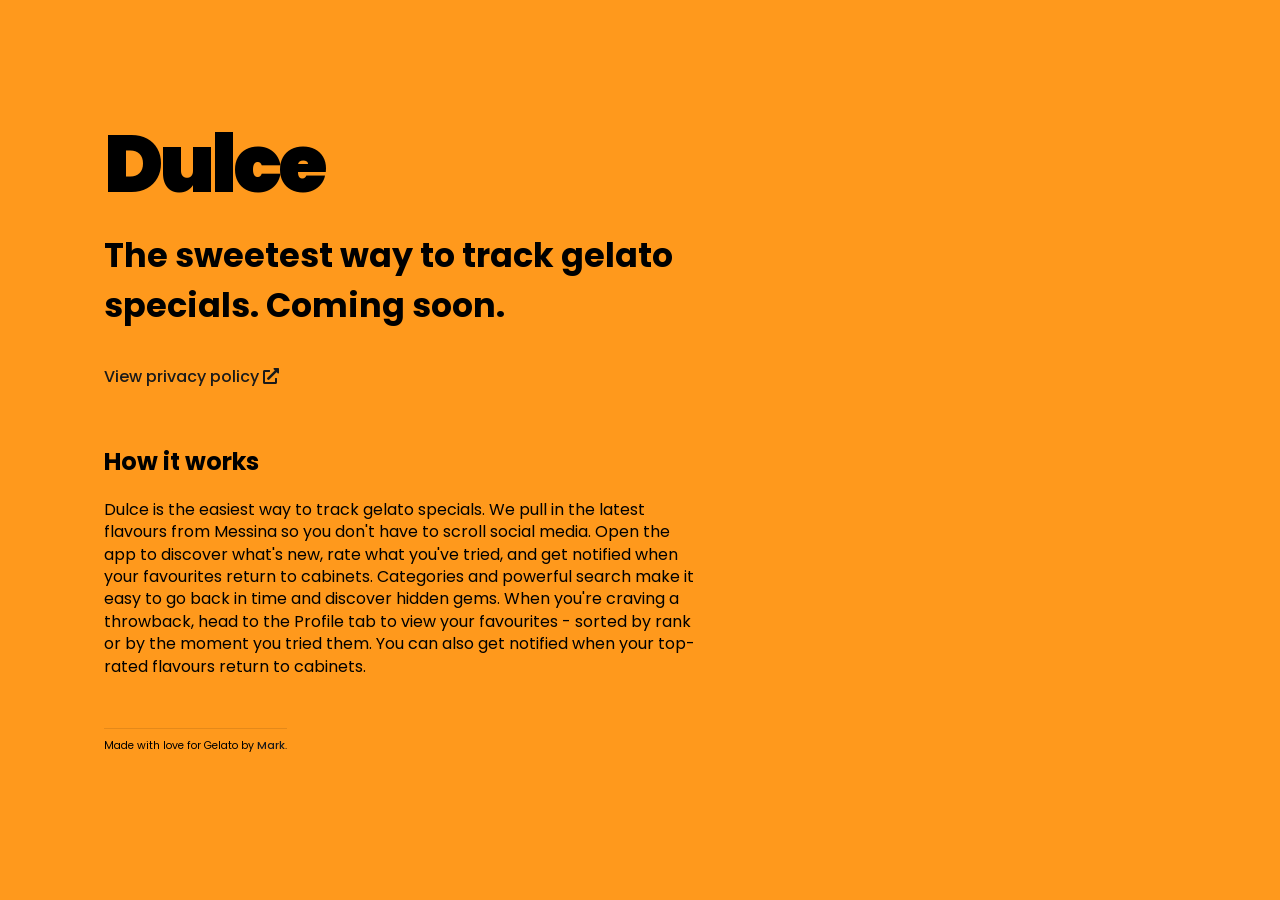
<file: index.html>
<!DOCTYPE html>
<head>
    <title>Dulce</title>
    <link rel="preconnect" href="https://fonts.googleapis.com">
    <link rel="preconnect" href="https://fonts.gstatic.com" crossorigin>
    <link href="styles.css" rel='stylesheet'>
    <link rel="preconnect" href="https://fonts.gstatic.com" crossorigin>
    <link href="https://fonts.googleapis.com/css2?family=Poppins:ital,wght@0,100;0,200;0,300;0,400;0,500;0,600;0,700;0,800;0,900;1,100;1,200;1,300;1,400;1,500;1,600;1,700;1,800;1,900&display=swap" rel="stylesheet">
    <link rel="stylesheet" href="https://use.fontawesome.com/releases/v5.14.0/css/all.css" integrity="sha384-HzLeBuhoNPvSl5KYnjx0BT+WB0QEEqLprO+NBkkk5gbc67FTaL7XIGa2w1L0Xbgc" crossorigin="anonymous">
    <meta name="viewport" content="width=device-width, initial-scale=1">
</head>
<body>
    <div class="container">
        <h1>Dulce</h1>
        <span class="subtitle">The sweetest way to track gelato specials. Coming soon.</span>
        <div class="link-bar">
            <a href="privacy.html">View privacy policy
                <i class="fas fa-external-link-alt" aria-hidden="true"></i>
            </a>
        </div>
        <h2>How it works</h2>
        <p>
            Dulce is the easiest way to track gelato specials. We pull in the latest
            flavours from Messina so you don't have to scroll social media.
            Open the app to discover what's new, rate what you've tried,
            and get notified when your favourites return to cabinets. Categories and 
            powerful search make it easy to go back in time and discover hidden gems.

            When you're craving a throwback, head to the Profile tab to view your favourites 
            - sorted by rank or by the moment you tried them. You can also get 
            notified when your top-rated flavours return to cabinets.
        </p>

        <!-- Footer -->
        <div class="footer">
            <p>Made with love for Gelato by <a href="https://polner.dev" target="_blank" rel="noopener noreferrer">Mark</a>.</p>
        </div>
    </div>
</body>
</file>
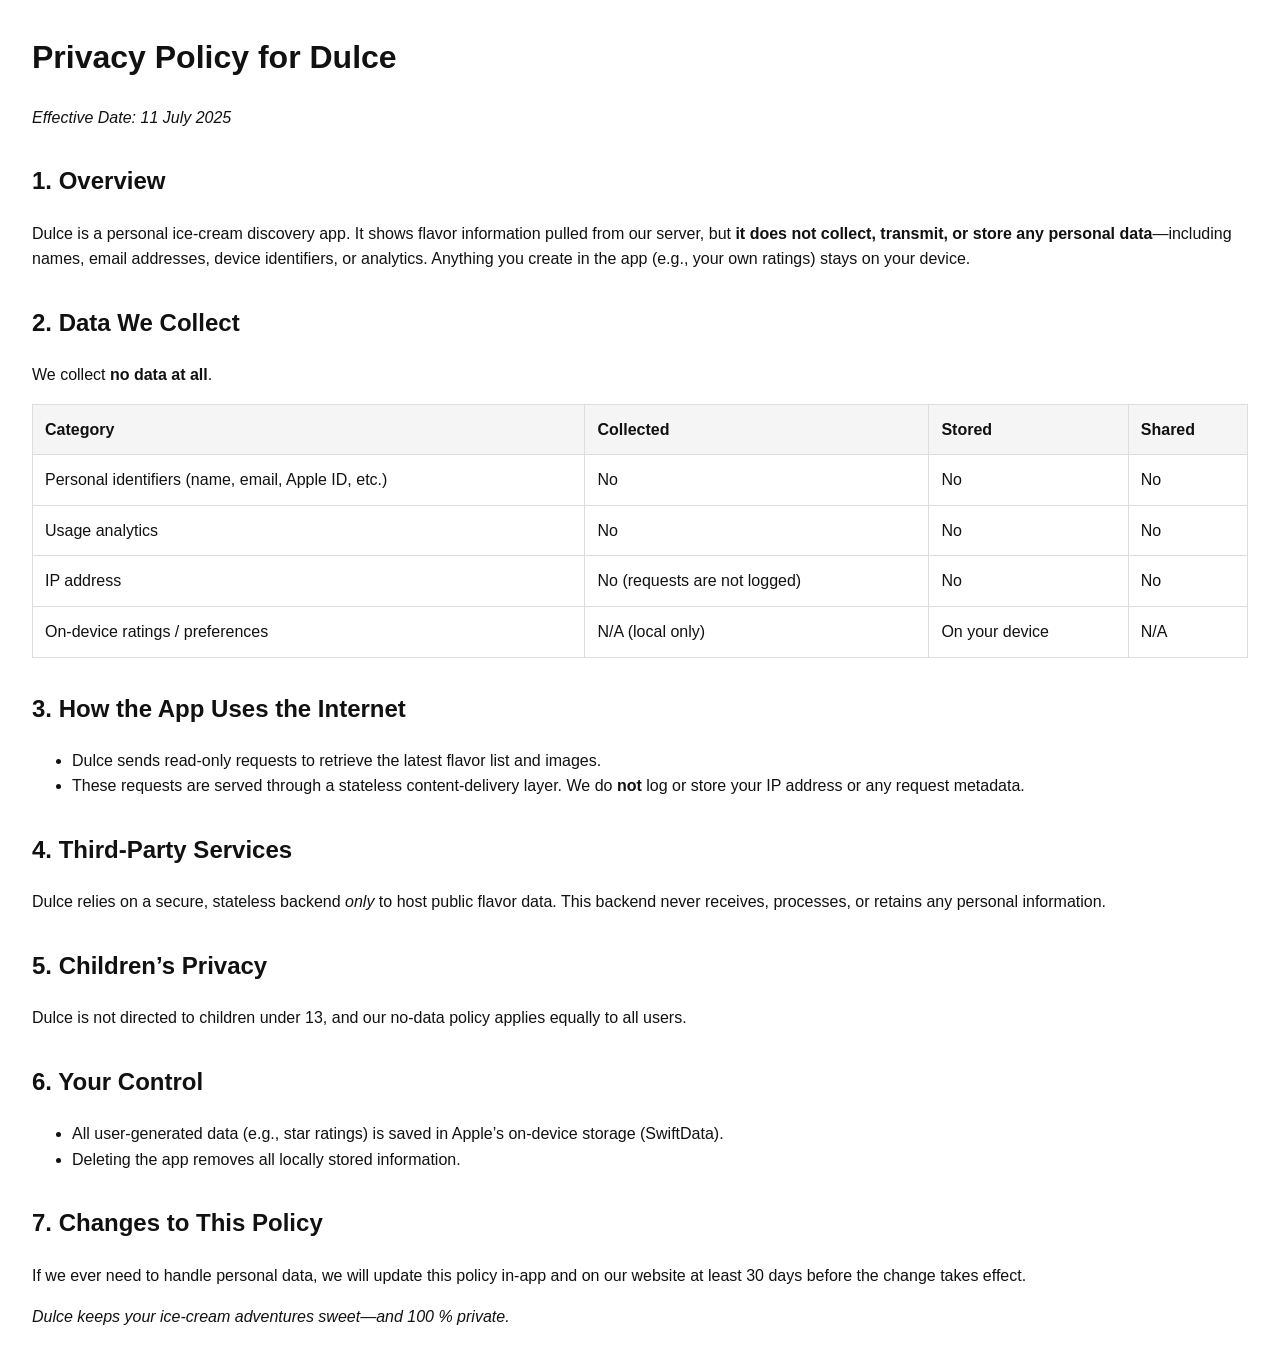
<file: privacy.html>
<!DOCTYPE html>
<html lang="en">
<head>
  <meta charset="UTF-8">
  <title>Dulce – Privacy Policy</title>
  <meta name="viewport" content="width=device-width, initial-scale=1">
  <style>
    body { font-family: -apple-system, BlinkMacSystemFont, "Segoe UI", Roboto, Helvetica, Arial, sans-serif; line-height: 1.6; margin: 2rem; color: #111; }
    h1, h2 { margin-top: 2rem; }
    table { width: 100%; border-collapse: collapse; margin-top: 1rem; }
    th, td { border: 1px solid #ddd; padding: 0.75rem; text-align: left; }
    th { background: #f5f5f5; }
    a { color: #0066cc; }
  </style>
</head>
<body>

<div id="content">
  <h1>Privacy Policy for Dulce</h1>
  <p><em>Effective Date: 11&nbsp;July&nbsp;2025</em></p>

  <h2>1. Overview</h2>
  <p>
    Dulce is a personal ice‑cream discovery app. It shows flavor information pulled from our server,
    but <strong>it does not collect, transmit, or store any personal data</strong>—including names,
    email addresses, device identifiers, or analytics. Anything you create in the app (e.g., your own ratings)
    stays on your device.
  </p>

  <h2>2. Data We Collect</h2>
  <p>We collect <strong>no data at all</strong>.</p>

  <table>
    <thead>
      <tr>
        <th>Category</th>
        <th>Collected</th>
        <th>Stored</th>
        <th>Shared</th>
      </tr>
    </thead>
    <tbody>
      <tr>
        <td>Personal identifiers (name, email, Apple&nbsp;ID, etc.)</td>
        <td>No</td>
        <td>No</td>
        <td>No</td>
      </tr>
      <tr>
        <td>Usage analytics</td>
        <td>No</td>
        <td>No</td>
        <td>No</td>
      </tr>
      <tr>
        <td>IP address</td>
        <td>No (requests are not logged)</td>
        <td>No</td>
        <td>No</td>
      </tr>
      <tr>
        <td>On-device ratings / preferences</td>
        <td>N/A (local only)</td>
        <td>On your device</td>
        <td>N/A</td>
      </tr>
    </tbody>
  </table>

  <h2>3. How the App Uses the Internet</h2>
  <ul>
    <li>Dulce sends read‑only requests to retrieve the latest flavor list and images.</li>
    <li>These requests are served through a stateless content‑delivery layer. We do <strong>not</strong> log or store your IP address or any request metadata.</li>
  </ul>

  <h2>4. Third‑Party Services</h2>
  <p>
    Dulce relies on a secure, stateless backend <em>only</em> to host public flavor data. This backend never receives, processes, or retains any personal information.
  </p>

  <h2>5. Children’s Privacy</h2>
  <p>
    Dulce is not directed to children under 13, and our no‑data policy applies equally to all users.
  </p>

  <h2>6. Your Control</h2>
  <ul>
    <li>All user‑generated data (e.g., star ratings) is saved in Apple’s on‑device storage (SwiftData).</li>
    <li>Deleting the app removes all locally stored information.</li>
  </ul>

  <h2>7. Changes to This Policy</h2>
  <p>
    If we ever need to handle personal data, we will update this policy in‑app and on our website at least 30&nbsp;days before the change takes effect.
  </p>

  <p><em>Dulce keeps your ice‑cream adventures sweet—and <a href="#" onclick="flipToAussie(event)" style="text-decoration: none; color: inherit;">100&nbsp;% private</a>.</em></p>
</div>

<script>
  function flipToAussie(e) {
    e.preventDefault();
    const content = document.getElementById("content");
    content.innerHTML = `
      <h1>Dulce's Fair Dinkum Privacy Yarn</h1>
      <p><em>Kicked off on the 11th of July, 2025</em></p>

      <h2>1. The Gist</h2>
      <p>
        Dulce’s your go-to for tracking ripper ice‑cream flavours. It grabs the latest scoop list from our end, 
        but <strong>we don’t nab a single bit of your personal info</strong>. No names, no emails, no tracking junk—
        and any ratings or faves you mark stay right on your own device, no worries.
      </p>

      <h2>2. What We Collect</h2>
      <p>Not a bloody thing.</p>

      <table>
        <thead>
          <tr>
            <th>Type of Info</th>
            <th>Do We Collect It?</th>
            <th>Do We Store It?</th>
            <th>Do We Share It?</th>
          </tr>
        </thead>
        <tbody>
          <tr>
            <td>Stuff that IDs ya (name, email, Apple&nbsp;ID, etc.)</td>
            <td>Nope</td>
            <td>Nope</td>
            <td>Nope</td>
          </tr>
          <tr>
            <td>App usage or analytics</td>
            <td>Nah</td>
            <td>Nah</td>
            <td>Nah</td>
          </tr>
          <tr>
            <td>Your IP address</td>
            <td>Nope (we don’t even look at it)</td>
            <td>Nope</td>
            <td>Nope</td>
          </tr>
          <tr>
            <td>Ratings you leave</td>
            <td>Stays on ya phone</td>
            <td>Locally, mate</td>
            <td>Nope</td>
          </tr>
        </tbody>
      </table>

      <h2>3. How We Use the Internet (Not Dodgy)</h2>
      <ul>
        <li>Dulce fetches the latest flavour gossip and pics, but it’s read‑only—like a bloke peeking at the menu outside the servo.</li>
        <li>Our backend’s stateless and squeaky clean. No IP logs, no metadata stickybeaks.</li>
      </ul>

      <h2>4. Third‑Party Mates</h2>
      <p>
        We host flavour info on a backend that’s tighter than a jar of Vegemite. No personal info gets through the gate.
      </p>

      <h2>5. Little Tackers</h2>
      <p>
        Dulce ain’t made for ankle‑biters under 13, but even if they use it, their info’s still safe as.
      </p>

      <h2>6. You’re the Boss</h2>
      <ul>
        <li>Your stars and ratings? They hang out in Apple’s on-device cave. We don’t see ‘em.</li>
        <li>Chuck the app in the bin and it all disappears. Easy as.</li>
      </ul>

      <h2>7. If We Ever Change Things</h2>
      <p>
        Should things ever go pear-shaped and we decide to collect anything (we won’t), we’ll holler at ya 30 days beforehand through the app and the site.
      </p>

      <p><em>Dulce keeps your ice‑cream hunts drama-free and Aussie-as. No data, no dramas.</em></p>
    `;
  }
</script>

</body>
</html>
</file>
<file: styles.css>
:root {
    --brand-color: #FF991C;
}

body {
    font-family: 'Poppins', sans-serif;

    background-color: var(--brand-color);
}

h1 {
    font-weight: 900;
    margin: 0;
    font-size: 5rem;
    margin-bottom: 5pt;
    letter-spacing: -0.05em;
}

h2 {
    margin-top: 50px;
}

p {
    line-height: 140%;

    margin: 0;
}

.container {
    display: flex;
    flex-direction: column;
    justify-content: center;
    align-items: baseline;

    max-width: 60ch;

    padding: 6rem;
}

.subtitle {
    font-weight: 700;
    color: black;
    font-size: 25pt;

    margin-bottom: 25pt;
}

.link-bar {
    display: flex;
    flex-wrap: wrap;
}

.link-bar > a {
    margin-right: 15px;
    margin-bottom: 5px;
}

a {
  text-decoration: none;
  color: #1a1a1a;
  font-weight: 500;
  transition: color 0.2s ease;
}

a:hover {
  color: white;
}

.disabled:hover {
    color: lightslategray;
}

@media (max-width: 650px) {
  .container {
    width: inherit;
    padding: 3rem;

    padding-right: 4.5rem;
  }
}

.footer {
    border-top: 1px solid rgba(0, 0, 0, 0.1);
    padding-top: 10px;
    margin-top: 50px;
    font-size: 8pt;
}
</file>
